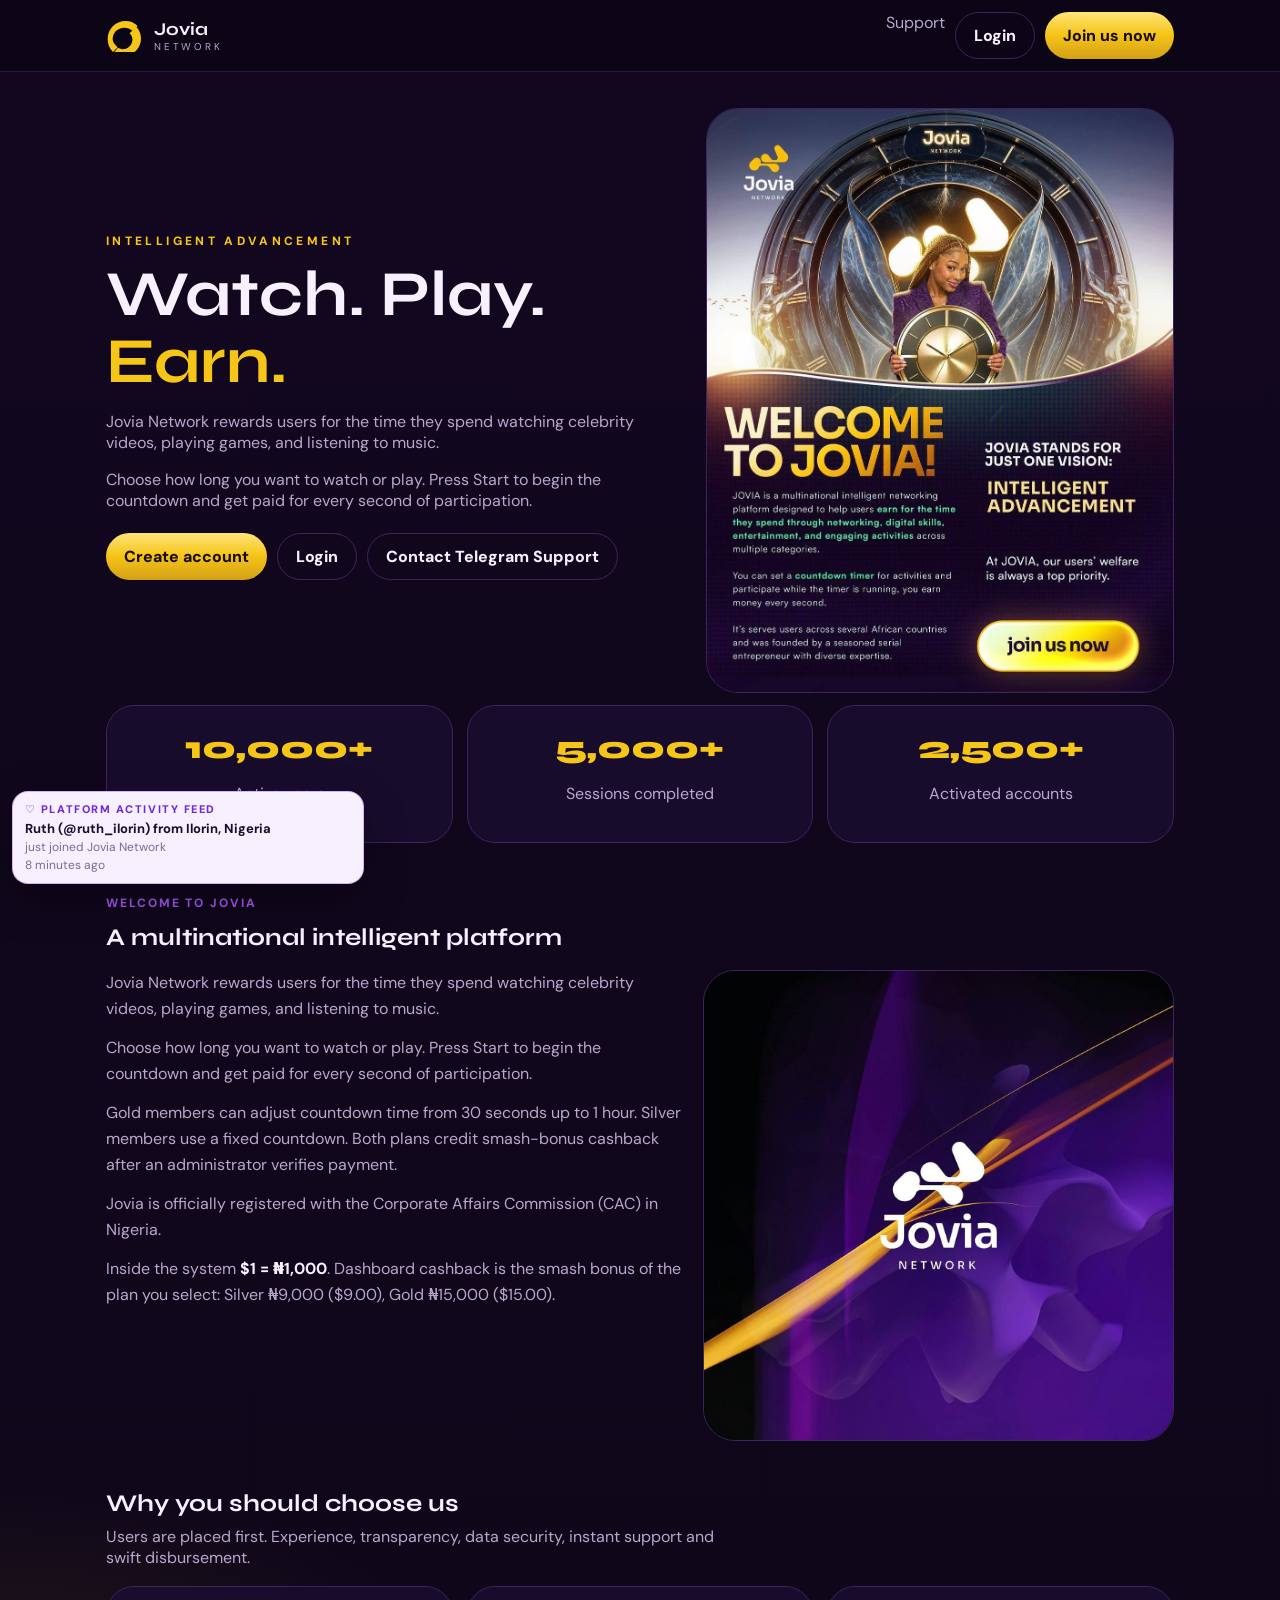
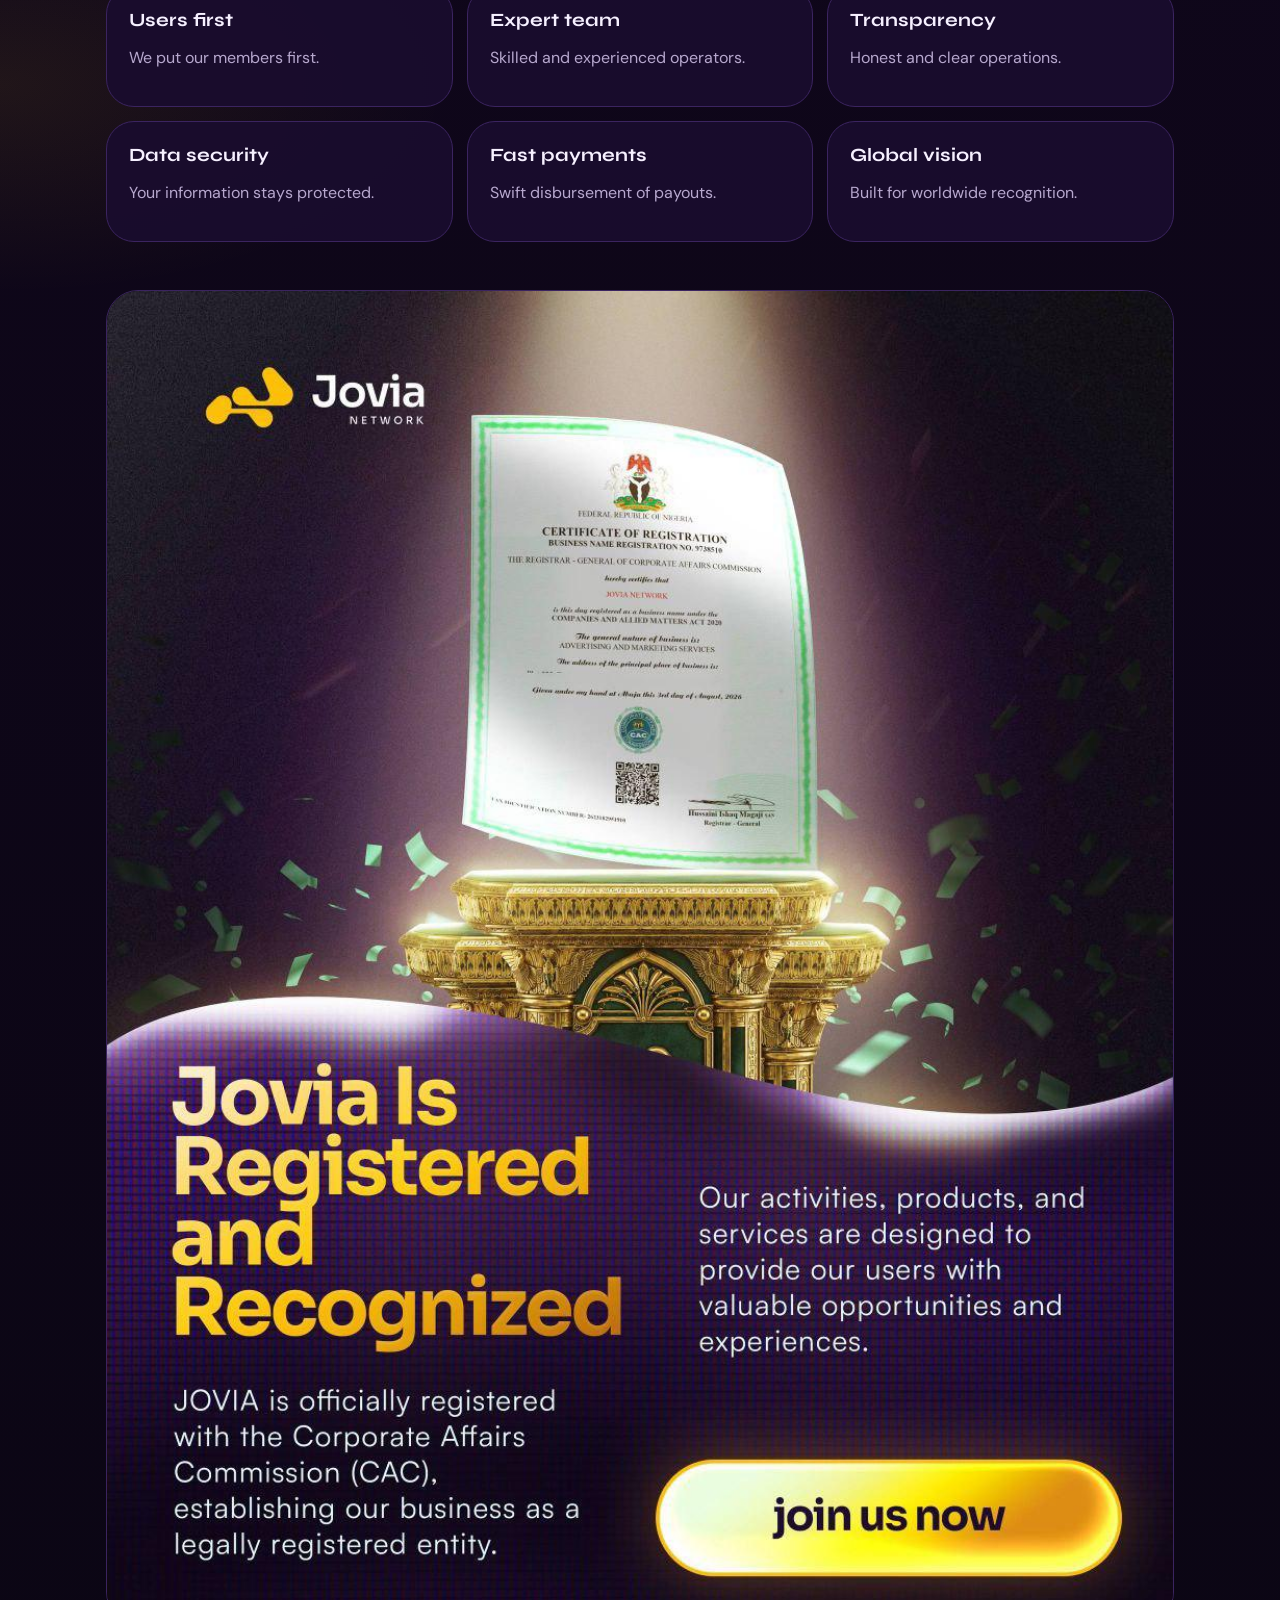
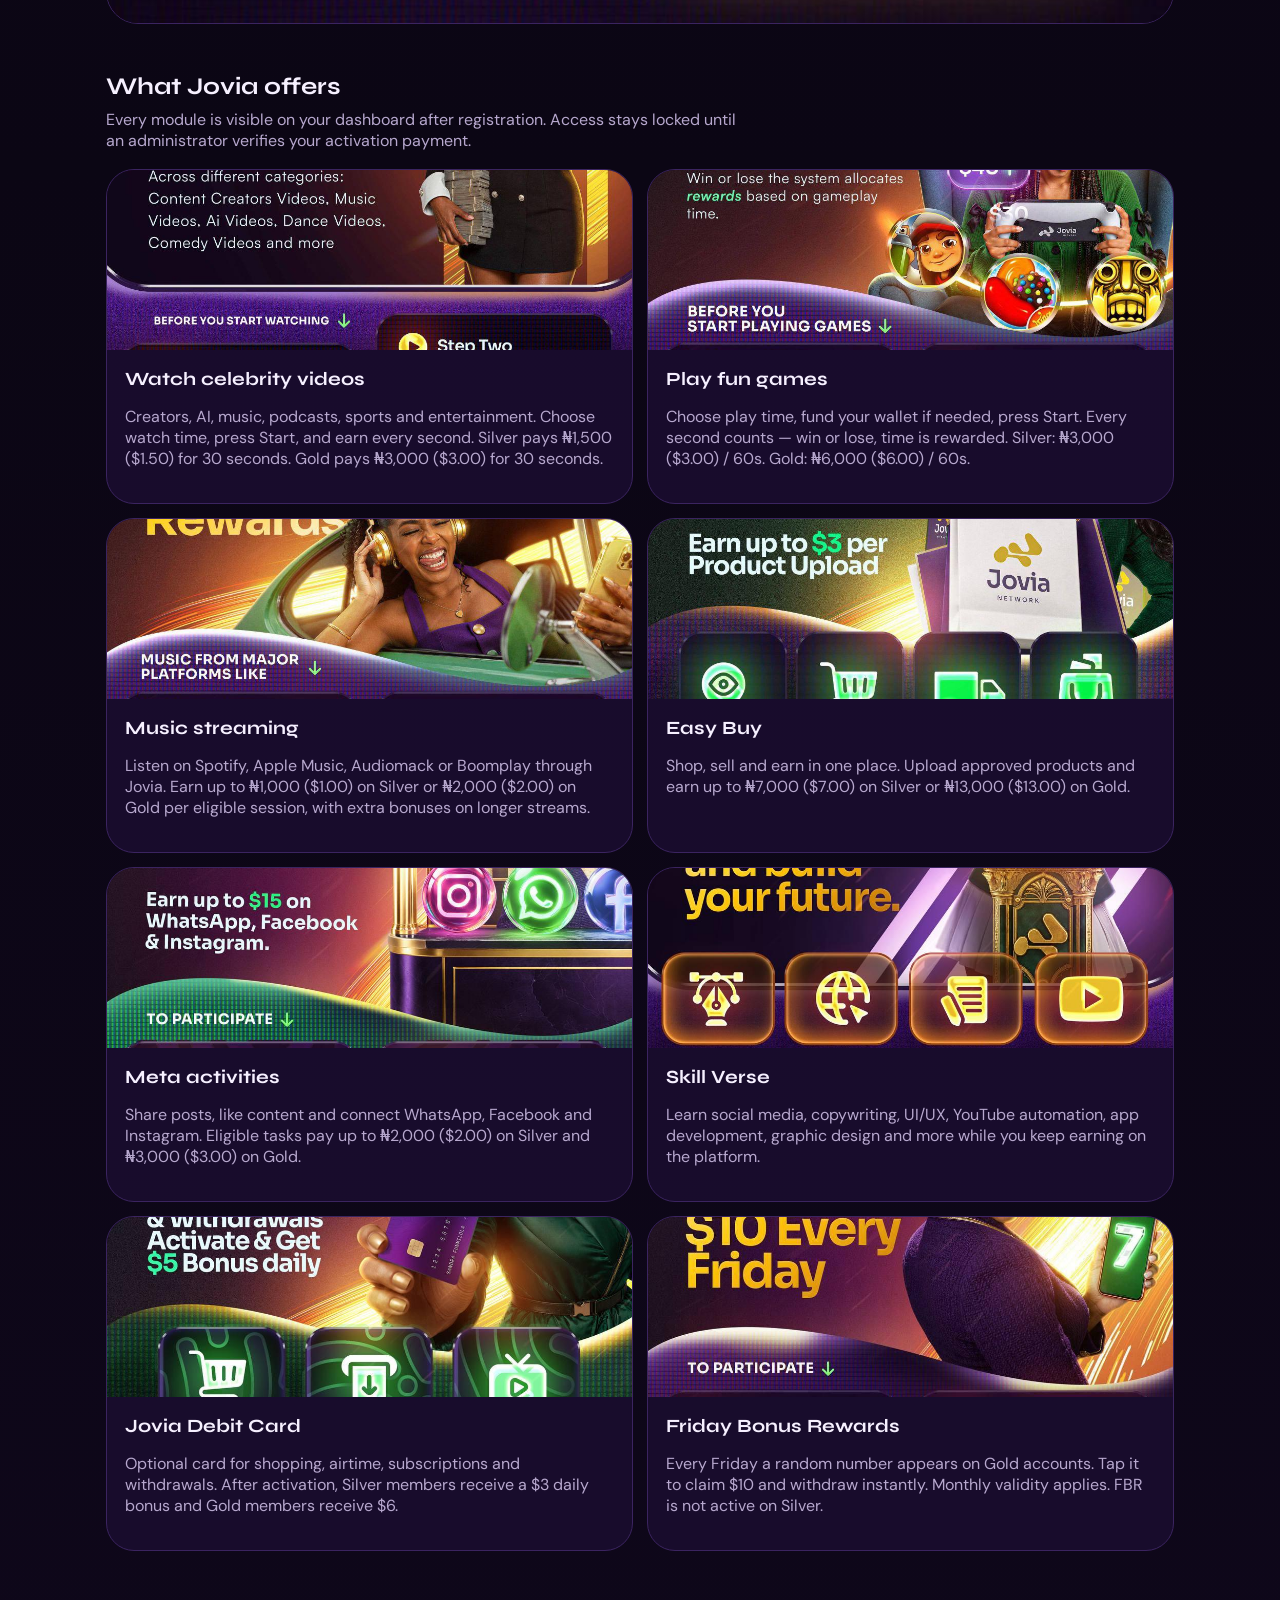
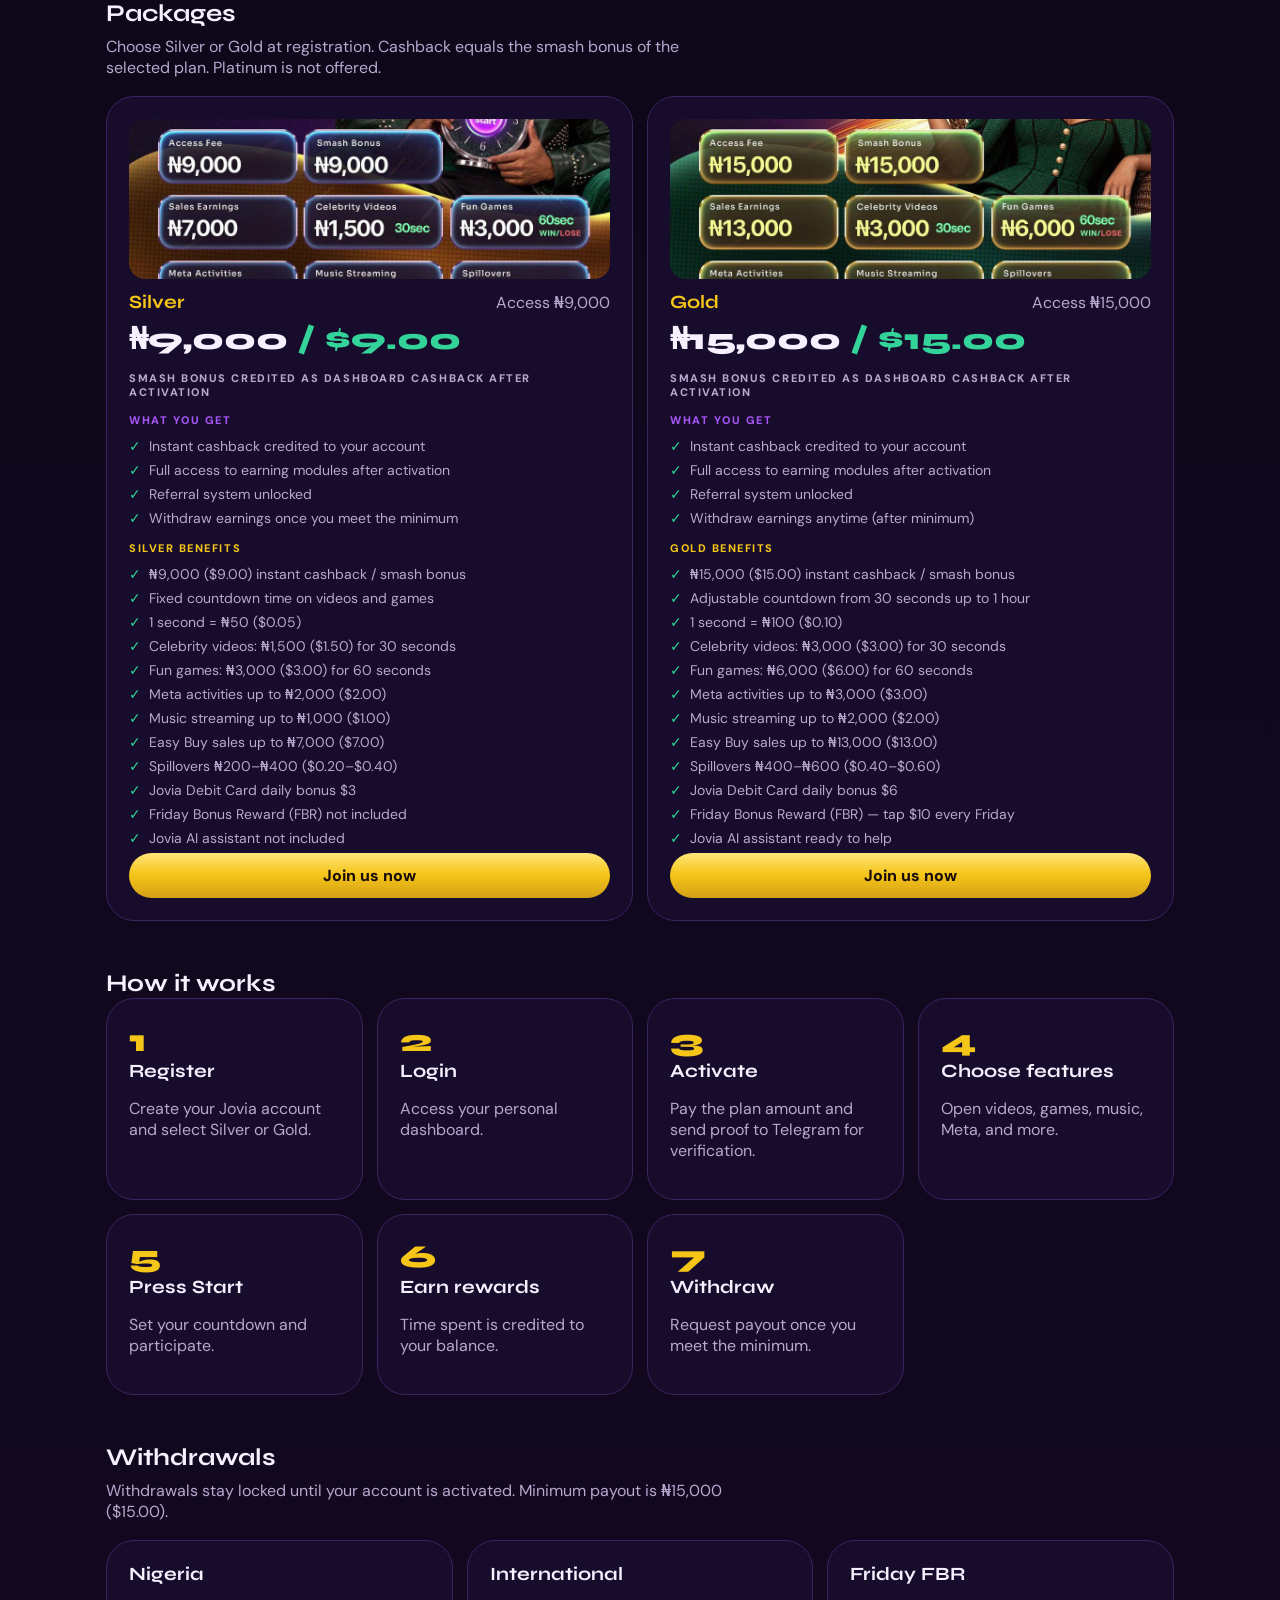
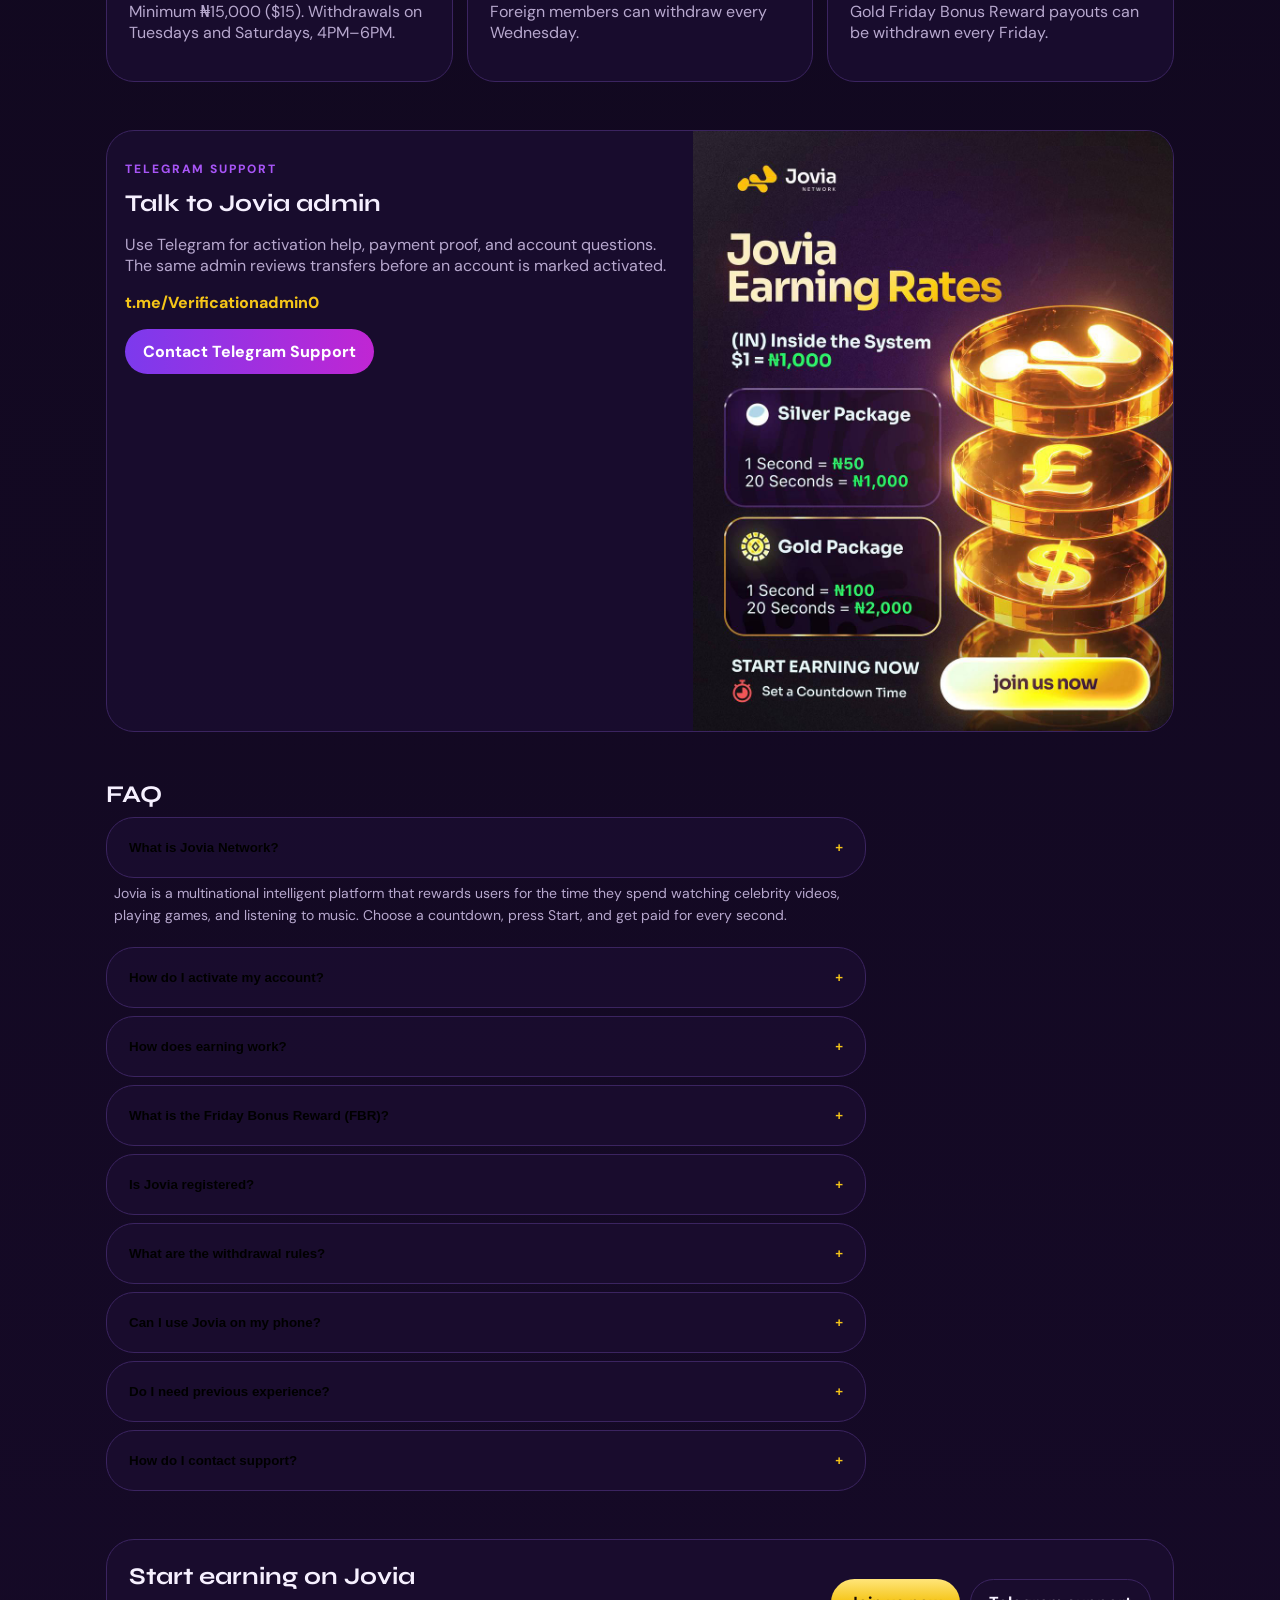
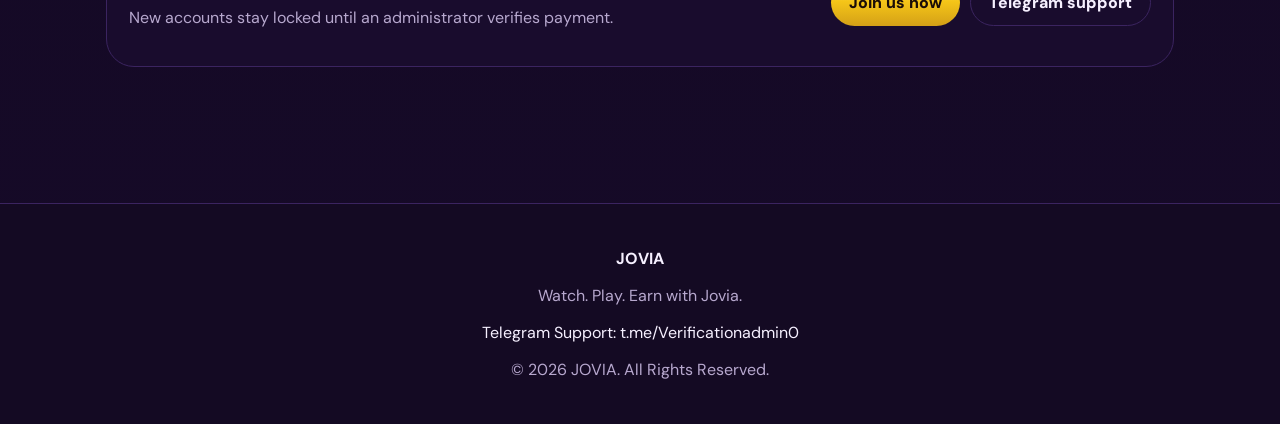
<file: index.html>
<!DOCTYPE html>
<html lang="en">
<head>
  <meta charset="UTF-8" />
  <meta name="viewport" content="width=device-width, initial-scale=1" />
  <title>Jovia Network</title>
  <link rel="stylesheet" href="style.css" />
</head>
<body>
  <header class="topbar">
    <div class="topbar-inner">
      <a class="logo" href="index.html">
        <svg viewBox="0 0 48 36" aria-hidden="true"><path d="M8 22c0-8 6-14 14-14 4 0 7 1.4 9.5 3.8L38 6c-3.6-3.7-8.6-6-14.5-6C11.3 0 2 9.4 2 22c0 6.2 2.4 11.4 6.3 15.2L14 31.4C10.4 28.5 8 25.5 8 22Zm20.2-7.4c2.2 2 3.5 4.6 3.5 7.6 0 6.4-5.1 11.6-11.4 11.6-2.2 0-4.2-.6-5.9-1.7L9.2 38C12.5 40.6 16.6 42 21 42c11.6 0 21-9.4 21-21 0-5.3-2-10.1-5.3-13.8l-8.5 7.4Z" fill="#F5C518"/></svg>
        <span><b>Jovia</b><small>Network</small></span>
      </a>
      <div class="cta" style="margin:0">
        <a class="hide-sm muted" href="#support">Support</a>
        <a class="ghost-btn hide-sm" href="login.html">Login</a>
        <a class="gold-btn" href="register.html">Join us now</a>
      </div>
    </div>
  </header>

  <main class="wrap">
    <section class="hero">
      <div>
        <p class="kicker">Intelligent advancement</p>
        <h1>Watch. Play. <span>Earn.</span></h1>
        <p class="muted">Jovia Network rewards users for the time they spend watching celebrity videos, playing games, and listening to music.</p>
        <p class="muted">Choose how long you want to watch or play. Press Start to begin the countdown and get paid for every second of participation.</p>
        <div class="cta">
          <a class="gold-btn" href="register.html">Create account</a>
          <a class="ghost-btn" href="login.html">Login</a>
          <a class="ghost-btn" href="https://t.me/Verificationadmin0" target="_blank" rel="noopener">Contact Telegram Support</a>
        </div>
      </div>
      <img src="images/1000032017.jpg" alt="Welcome to Jovia" />
    </section>

    <section class="stats">
      <div class="card" style="text-align:center"><div class="stat">10,000+</div><p class="muted">Active users</p></div>
      <div class="card" style="text-align:center"><div class="stat">5,000+</div><p class="muted">Sessions completed</p></div>
      <div class="card" style="text-align:center"><div class="stat">2,500+</div><p class="muted">Activated accounts</p></div>
    </section>

    <section class="sec">
      <p class="badge">Welcome to Jovia</p>
      <h2>A multinational intelligent platform</h2>
      <div class="split">
        <div class="copy">
          <p>Jovia Network rewards users for the time they spend watching celebrity videos, playing games, and listening to music.</p>
          <p>Choose how long you want to watch or play. Press Start to begin the countdown and get paid for every second of participation.</p>
          <p>Gold members can adjust countdown time from 30 seconds up to 1 hour. Silver members use a fixed countdown. Both plans credit smash-bonus cashback after an administrator verifies payment.</p>
          <p>Jovia is officially registered with the Corporate Affairs Commission (CAC) in Nigeria.</p>
          <p>Inside the system <strong>$1 = ₦1,000</strong>. Dashboard cashback is the smash bonus of the plan you select: Silver ₦9,000 ($9.00), Gold ₦15,000 ($15.00).</p>
        </div>
        <img class="shot" src="images/1000032016.jpg" alt="About Jovia Network" />
      </div>
    </section>

    <section class="sec">
      <h2>Why you should choose us</h2>
      <p class="muted lead">Users are placed first. Experience, transparency, data security, instant support and swift disbursement.</p>
      <div class="grid3">
        <div class="card"><h3>Users first</h3><p class="muted">We put our members first.</p></div>
        <div class="card"><h3>Expert team</h3><p class="muted">Skilled and experienced operators.</p></div>
        <div class="card"><h3>Transparency</h3><p class="muted">Honest and clear operations.</p></div>
        <div class="card"><h3>Data security</h3><p class="muted">Your information stays protected.</p></div>
        <div class="card"><h3>Fast payments</h3><p class="muted">Swift disbursement of payouts.</p></div>
        <div class="card"><h3>Global vision</h3><p class="muted">Built for worldwide recognition.</p></div>
      </div>
    </section>

    <section class="sec"><img class="shot" src="images/1000032018.jpg" alt="Jovia CAC registration" /></section>

    <section class="sec">
      <h2>What Jovia offers</h2>
      <p class="muted lead">Every module is visible on your dashboard after registration. Access stays locked until an administrator verifies your activation payment.</p>
      <div class="grid2">
        <article class="card feature"><img src="images/1000032020.jpg" alt=""><div class="pad"><h3>Watch celebrity videos</h3><p class="muted">Creators, AI, music, podcasts, sports and entertainment. Choose watch time, press Start, and earn every second. Silver pays ₦1,500 ($1.50) for 30 seconds. Gold pays ₦3,000 ($3.00) for 30 seconds.</p></div></article>
        <article class="card feature"><img src="images/1000032021.jpg" alt=""><div class="pad"><h3>Play fun games</h3><p class="muted">Choose play time, fund your wallet if needed, press Start. Every second counts — win or lose, time is rewarded. Silver: ₦3,000 ($3.00) / 60s. Gold: ₦6,000 ($6.00) / 60s.</p></div></article>
        <article class="card feature"><img src="images/1000032022.jpg" alt=""><div class="pad"><h3>Music streaming</h3><p class="muted">Listen on Spotify, Apple Music, Audiomack or Boomplay through Jovia. Earn up to ₦1,000 ($1.00) on Silver or ₦2,000 ($2.00) on Gold per eligible session, with extra bonuses on longer streams.</p></div></article>
        <article class="card feature"><img src="images/1000032023.jpg" alt=""><div class="pad"><h3>Easy Buy</h3><p class="muted">Shop, sell and earn in one place. Upload approved products and earn up to ₦7,000 ($7.00) on Silver or ₦13,000 ($13.00) on Gold.</p></div></article>
        <article class="card feature"><img src="images/1000034482.jpg" alt=""><div class="pad"><h3>Meta activities</h3><p class="muted">Share posts, like content and connect WhatsApp, Facebook and Instagram. Eligible tasks pay up to ₦2,000 ($2.00) on Silver and ₦3,000 ($3.00) on Gold.</p></div></article>
        <article class="card feature"><img src="images/1000034480.jpg" alt=""><div class="pad"><h3>Skill Verse</h3><p class="muted">Learn social media, copywriting, UI/UX, YouTube automation, app development, graphic design and more while you keep earning on the platform.</p></div></article>
        <article class="card feature"><img src="images/1000034481.jpg" alt=""><div class="pad"><h3>Jovia Debit Card</h3><p class="muted">Optional card for shopping, airtime, subscriptions and withdrawals. After activation, Silver members receive a $3 daily bonus and Gold members receive $6.</p></div></article>
        <article class="card feature"><img src="images/1000032019.jpg" alt=""><div class="pad"><h3>Friday Bonus Rewards</h3><p class="muted">Every Friday a random number appears on Gold accounts. Tap it to claim $10 and withdraw instantly. Monthly validity applies. FBR is not active on Silver.</p></div></article>
      </div>
    </section>

    <section class="sec">
      <h2>Packages</h2>
      <p class="muted lead">Choose Silver or Gold at registration. Cashback equals the smash bonus of the selected plan. Platinum is not offered.</p>
      <div class="grid2">
        <div class="card pkg">
          <img src="images/1000032047.jpg" alt="Silver plan">
          <div class="pkg-head"><h3>Silver</h3><span class="muted">Access ₦9,000</span></div>
          <p class="pkg-price">₦9,000 <span class="ok">/ $9.00</span></p>
          <p class="muted tiny">Smash bonus credited as dashboard cashback after activation</p>
          <p class="tiny violet">WHAT YOU GET</p>
          <ul class="checks">
            <li>Instant cashback credited to your account</li>
            <li>Full access to earning modules after activation</li>
            <li>Referral system unlocked</li>
            <li>Withdraw earnings once you meet the minimum</li>
          </ul>
          <p class="tiny gold">SILVER BENEFITS</p>
          <ul class="checks">
            <li>₦9,000 ($9.00) instant cashback / smash bonus</li>
            <li>Fixed countdown time on videos and games</li>
            <li>1 second = ₦50 ($0.05)</li>
            <li>Celebrity videos: ₦1,500 ($1.50) for 30 seconds</li>
            <li>Fun games: ₦3,000 ($3.00) for 60 seconds</li>
            <li>Meta activities up to ₦2,000 ($2.00)</li>
            <li>Music streaming up to ₦1,000 ($1.00)</li>
            <li>Easy Buy sales up to ₦7,000 ($7.00)</li>
            <li>Spillovers ₦200–₦400 ($0.20–$0.40)</li>
            <li>Jovia Debit Card daily bonus $3</li>
            <li>Friday Bonus Reward (FBR) not included</li>
            <li>Jovia AI assistant not included</li>
          </ul>
          <a class="gold-btn full" href="register.html">Join us now</a>
        </div>
        <div class="card pkg">
          <img src="images/1000032046.jpg" alt="Gold plan">
          <div class="pkg-head"><h3>Gold</h3><span class="muted">Access ₦15,000</span></div>
          <p class="pkg-price">₦15,000 <span class="ok">/ $15.00</span></p>
          <p class="muted tiny">Smash bonus credited as dashboard cashback after activation</p>
          <p class="tiny violet">WHAT YOU GET</p>
          <ul class="checks">
            <li>Instant cashback credited to your account</li>
            <li>Full access to earning modules after activation</li>
            <li>Referral system unlocked</li>
            <li>Withdraw earnings anytime (after minimum)</li>
          </ul>
          <p class="tiny gold">GOLD BENEFITS</p>
          <ul class="checks">
            <li>₦15,000 ($15.00) instant cashback / smash bonus</li>
            <li>Adjustable countdown from 30 seconds up to 1 hour</li>
            <li>1 second = ₦100 ($0.10)</li>
            <li>Celebrity videos: ₦3,000 ($3.00) for 30 seconds</li>
            <li>Fun games: ₦6,000 ($6.00) for 60 seconds</li>
            <li>Meta activities up to ₦3,000 ($3.00)</li>
            <li>Music streaming up to ₦2,000 ($2.00)</li>
            <li>Easy Buy sales up to ₦13,000 ($13.00)</li>
            <li>Spillovers ₦400–₦600 ($0.40–$0.60)</li>
            <li>Jovia Debit Card daily bonus $6</li>
            <li>Friday Bonus Reward (FBR) — tap $10 every Friday</li>
            <li>Jovia AI assistant ready to help</li>
          </ul>
          <a class="gold-btn full" href="register.html">Join us now</a>
        </div>
      </div>
    </section>

    <section class="sec">
      <h2>How it works</h2>
      <div class="grid4">
        <div class="card"><div class="stat">1</div><h3>Register</h3><p class="muted">Create your Jovia account and select Silver or Gold.</p></div>
        <div class="card"><div class="stat">2</div><h3>Login</h3><p class="muted">Access your personal dashboard.</p></div>
        <div class="card"><div class="stat">3</div><h3>Activate</h3><p class="muted">Pay the plan amount and send proof to Telegram for verification.</p></div>
        <div class="card"><div class="stat">4</div><h3>Choose features</h3><p class="muted">Open videos, games, music, Meta, and more.</p></div>
        <div class="card"><div class="stat">5</div><h3>Press Start</h3><p class="muted">Set your countdown and participate.</p></div>
        <div class="card"><div class="stat">6</div><h3>Earn rewards</h3><p class="muted">Time spent is credited to your balance.</p></div>
        <div class="card"><div class="stat">7</div><h3>Withdraw</h3><p class="muted">Request payout once you meet the minimum.</p></div>
      </div>
    </section>

    <section class="sec">
      <h2>Withdrawals</h2>
      <p class="muted lead">Withdrawals stay locked until your account is activated. Minimum payout is ₦15,000 ($15.00).</p>
      <div class="grid3">
        <div class="card"><h3>Nigeria</h3><p class="muted">Minimum ₦15,000 ($15). Withdrawals on Tuesdays and Saturdays, 4PM–6PM.</p></div>
        <div class="card"><h3>International</h3><p class="muted">Foreign members can withdraw every Wednesday.</p></div>
        <div class="card"><h3>Friday FBR</h3><p class="muted">Gold Friday Bonus Reward payouts can be withdrawn every Friday.</p></div>
      </div>
    </section>

    <section class="sec" id="support">
      <div class="card feature support">
        <div class="pad">
          <p class="badge">Telegram support</p>
          <h2>Talk to Jovia admin</h2>
          <p class="muted">Use Telegram for activation help, payment proof, and account questions. The same admin reviews transfers before an account is marked activated.</p>
          <p class="gold-text">t.me/Verificationadmin0</p>
          <a class="violet-btn" href="https://t.me/Verificationadmin0" target="_blank" rel="noopener">Contact Telegram Support</a>
        </div>
        <img src="images/1000032024.jpg" alt="Jovia support">
      </div>
    </section>

    <section class="sec faq-sec">
      <h2>FAQ</h2>
      <button class="card faq" type="button" onclick="this.nextElementSibling.classList.toggle('hidden')">What is Jovia Network? <span>+</span></button>
      <p class="faq-a">Jovia is a multinational intelligent platform that rewards users for the time they spend watching celebrity videos, playing games, and listening to music. Choose a countdown, press Start, and get paid for every second.</p>
      <button class="card faq" type="button" onclick="this.nextElementSibling.classList.toggle('hidden')">How do I activate my account? <span>+</span></button>
      <p class="faq-a hidden">Register and choose Silver or Gold. Open Activation, transfer the plan amount to one of the displayed payment accounts, tap I Have Made Payment, then send your proof to Telegram support. Your account stays pending until an administrator verifies the payment.</p>
      <button class="card faq" type="button" onclick="this.nextElementSibling.classList.toggle('hidden')">How does earning work? <span>+</span></button>
      <p class="faq-a hidden">Choose how long you want to watch or play, press Start to begin the countdown, and get paid for the time spent. Gold members can adjust countdown time from 30 seconds up to 1 hour.</p>
      <button class="card faq" type="button" onclick="this.nextElementSibling.classList.toggle('hidden')">What is the Friday Bonus Reward (FBR)? <span>+</span></button>
      <p class="faq-a hidden">Every Friday a random number appears on Gold accounts. Tap it to claim a $10 reward and withdraw instantly. Monthly validity applies. FBR is not active on Silver.</p>
      <button class="card faq" type="button" onclick="this.nextElementSibling.classList.toggle('hidden')">Is Jovia registered? <span>+</span></button>
      <p class="faq-a hidden">Yes. Jovia Network is officially registered with the Corporate Affairs Commission (CAC) in Nigeria.</p>
      <button class="card faq" type="button" onclick="this.nextElementSibling.classList.toggle('hidden')">What are the withdrawal rules? <span>+</span></button>
      <p class="faq-a hidden">Nigerians: minimum ₦15,000 on Tuesdays and Saturdays, 4PM–6PM. Foreign members: every Wednesday. FBR withdrawals: every Friday.</p>
      <button class="card faq" type="button" onclick="this.nextElementSibling.classList.toggle('hidden')">Can I use Jovia on my phone? <span>+</span></button>
      <p class="faq-a hidden">Yes. The platform is mobile-first and designed to feel like an app on Android and iPhone.</p>
      <button class="card faq" type="button" onclick="this.nextElementSibling.classList.toggle('hidden')">Do I need previous experience? <span>+</span></button>
      <p class="faq-a hidden">No. Set a countdown, press Start, and participate. Skill Verse is available if you want to learn high-income digital skills while you earn.</p>
      <button class="card faq" type="button" onclick="this.nextElementSibling.classList.toggle('hidden')">How do I contact support? <span>+</span></button>
      <p class="faq-a hidden">Use Telegram support at t.me/Verificationadmin0 for activation help, payment proof, and account questions.</p>
    </section>

    <section class="sec">
      <div class="card cta-bar">
        <div>
          <h2>Start earning on Jovia</h2>
          <p class="muted">New accounts stay locked until an administrator verifies payment.</p>
        </div>
        <div class="cta" style="margin:0">
          <a class="gold-btn" href="register.html">Join us now</a>
          <a class="ghost-btn" href="https://t.me/Verificationadmin0" target="_blank" rel="noopener">Telegram support</a>
        </div>
      </div>
    </section>
  </main>

  <footer>
    <p><strong>JOVIA</strong></p>
    <p class="muted">Watch. Play. Earn with Jovia.</p>
    <p>Telegram Support: <a href="https://t.me/Verificationadmin0">t.me/Verificationadmin0</a></p>
    <p class="muted">© 2026 JOVIA. All Rights Reserved.</p>
  </footer>
  <div id="toast" class="toast home hidden"></div>
  <script src="script.js"></script>
  <script>startFeed("home");</script>
</body>
</html>
</file>
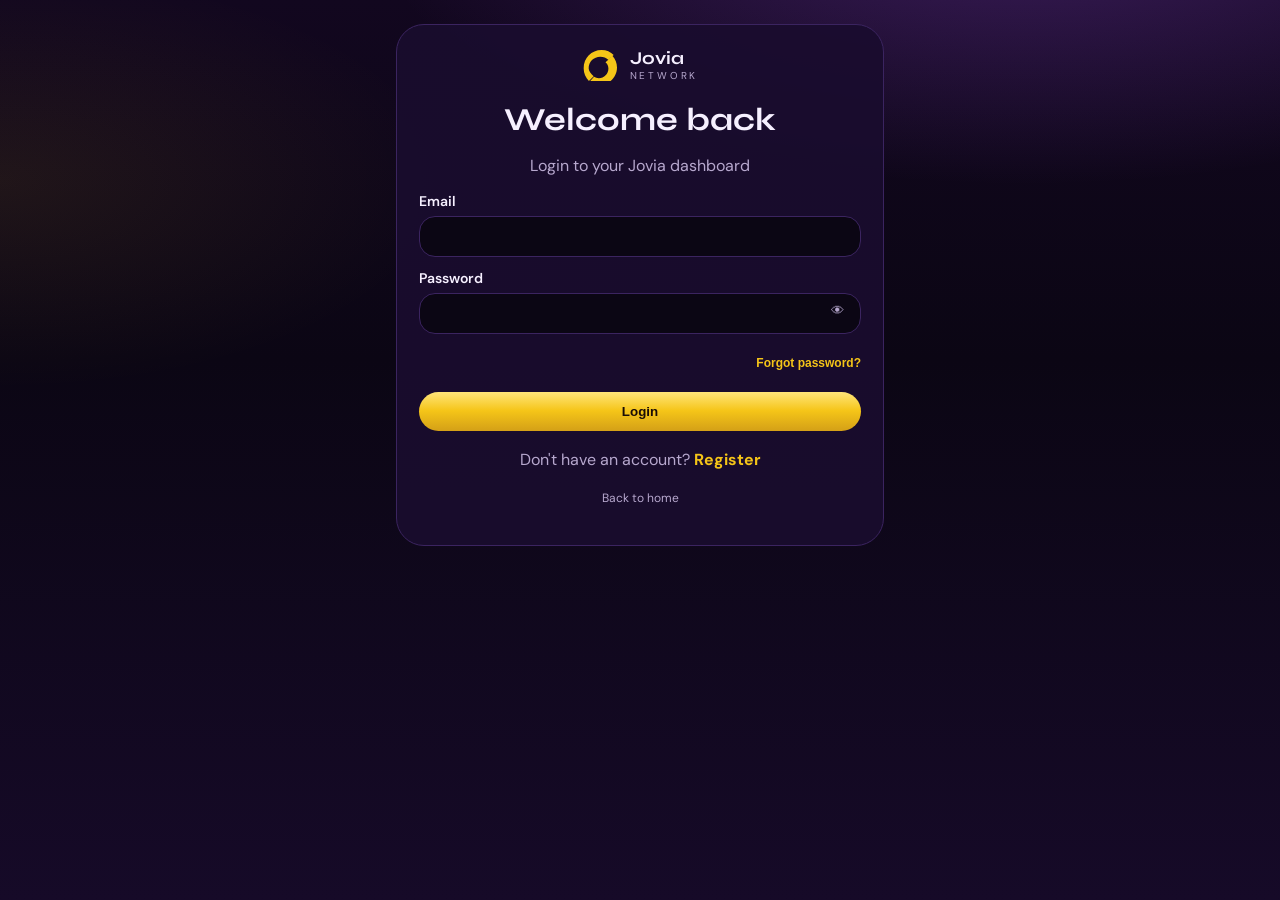
<file: activation.html>
<!DOCTYPE html>
<html lang="en">
<head>
  <meta charset="UTF-8" />
  <meta name="viewport" content="width=device-width, initial-scale=1" />
  <title>Activation · Jovia</title>
  <link rel="stylesheet" href="style.css" />
</head>
<body>
  <div class="narrow">
    <div class="row">
      <a class="logo" href="dashboard.html">
        <svg viewBox="0 0 48 36" aria-hidden="true"><path d="M8 22c0-8 6-14 14-14 4 0 7 1.4 9.5 3.8L38 6c-3.6-3.7-8.6-6-14.5-6C11.3 0 2 9.4 2 22c0 6.2 2.4 11.4 6.3 15.2L14 31.4C10.4 28.5 8 25.5 8 22Zm20.2-7.4c2.2 2 3.5 4.6 3.5 7.6 0 6.4-5.1 11.6-11.4 11.6-2.2 0-4.2-.6-5.9-1.7L9.2 38C12.5 40.6 16.6 42 21 42c11.6 0 21-9.4 21-21 0-5.3-2-10.1-5.3-13.8l-8.5 7.4Z" fill="#F5C518"/></svg>
        <span><b>Jovia</b><small>Network</small></span>
      </a>
      <a class="muted" href="dashboard.html">Back</a>
    </div>

    <div id="active-box" class="card hidden" style="text-align:center">
      <h1 class="ok">Account activated</h1>
      <p class="muted">Your plan is live. Cashback is on your dashboard.</p>
      <a class="gold-btn" href="dashboard.html">Go to dashboard</a>
    </div>

    <div id="plan-box" class="card" style="text-align:center">
      <p class="badge">♡ Jovia activation</p>
      <h1 style="color:var(--violet)">Activate Your Account</h1>
      <p class="badge" data-plan-name>PLAN</p>
      <p id="pending-note" class="hidden muted">A previous payment proof is still pending administrator review. You can repeat the steps below. This does not activate your account.</p>
      <p class="muted">Unlock full access to your Jovia dashboard, earning modules, and withdrawal system after administrator verification.</p>
      <div id="act-details" style="text-align:left;margin-top:16px"></div>
      <p class="amount" data-plan-amount>₦0</p>
      <p class="muted">Amount to pay · <span data-plan-both></span></p>
      <button class="violet-btn" type="button" onclick="goPay()">Activate Now →</button>
      <a class="ghost-btn" href="dashboard.html" style="margin-top:10px">Maybe Later</a>
    </div>

    <div id="pay-box" class="card hidden" style="text-align:center">
      <h1>SECURE PAYMENT</h1>
      <p class="muted">Complete your activation payment</p>
      <p>Plan: <strong data-plan-name></strong></p>
      <p class="amount" data-plan-amount>₦0</p>
      <p class="muted">Amount to pay · <span data-plan-both></span></p>
      <p class="muted">Payment time remaining</p>
      <p class="timer" id="timer">05:00</p>
      <p class="muted">Transfer the exact plan amount to either account below. Use your payment reference as narration.</p>
      <p id="pay-ref" class="ok"></p>
      <div id="accounts"></div>
      <p id="copied" class="ok hidden"></p>
      <p id="error" class="err"></p>
      <button class="violet-btn" type="button" onclick="madePayment()">I HAVE MADE PAYMENT</button>
      <p class="muted">This does not activate your account. After the countdown, send proof on Telegram for administrator review.</p>
    </div>
  </div>

  <div id="overlay" class="hidden" style="position:fixed;inset:0;background:rgb(11 6 20 / .8);display:grid;place-items:center;padding:16px;z-index:50">
    <div class="card" style="max-width:360px;text-align:center">
      <div id="count-box">
        <h2>Please wait</h2>
        <p class="muted">Preparing your payment proof channel…</p>
        <p class="timer" id="count">10</p>
      </div>
      <div id="proof-box" class="hidden">
        <p class="muted" id="proof-plan"></p>
        <button class="violet-btn" type="button" onclick="telegramProof()">Send Payment Proof</button>
        <p class="muted">Status: PENDING VERIFICATION. Your account stays locked until an administrator verifies payment.</p>
        <button class="ghost-btn" type="button" style="margin-top:10px" onclick="document.getElementById('overlay').classList.add('hidden')">Back to payment details</button>
      </div>
    </div>
  </div>
  <script src="script.js"></script>
  <script>renderActivation();</script>
</body>
</html>
</file>
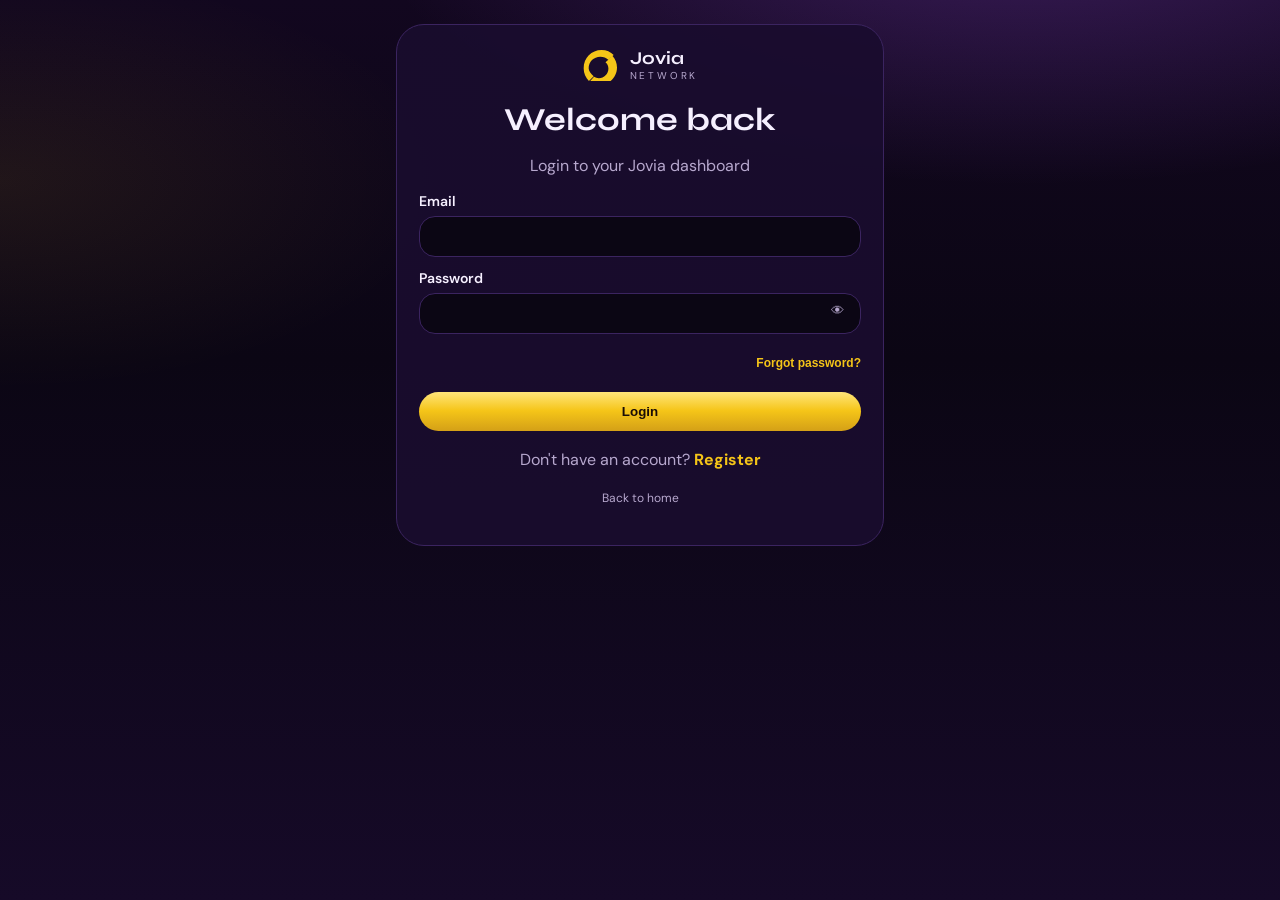
<file: dashboard.html>
<!DOCTYPE html>
<html lang="en">
<head>
  <meta charset="UTF-8" />
  <meta name="viewport" content="width=device-width, initial-scale=1" />
  <title>Dashboard · Jovia</title>
  <link rel="stylesheet" href="style.css" />
</head>
<body class="dash-body">
  <header class="dash-top">
    <a class="logo" href="dashboard.html">
      <svg viewBox="0 0 48 36" aria-hidden="true"><path d="M8 22c0-8 6-14 14-14 4 0 7 1.4 9.5 3.8L38 6c-3.6-3.7-8.6-6-14.5-6C11.3 0 2 9.4 2 22c0 6.2 2.4 11.4 6.3 15.2L14 31.4C10.4 28.5 8 25.5 8 22Zm20.2-7.4c2.2 2 3.5 4.6 3.5 7.6 0 6.4-5.1 11.6-11.4 11.6-2.2 0-4.2-.6-5.9-1.7L9.2 38C12.5 40.6 16.6 42 21 42c11.6 0 21-9.4 21-21 0-5.3-2-10.1-5.3-13.8l-8.5 7.4Z" fill="#F5C518"/></svg>
      <span><b>Jovia</b><small>Network</small></span>
    </a>
    <button class="avatar" type="button" onclick="signOut()" title="Sign out" id="avatar">U</button>
  </header>

  <main class="dash-main">
    <section id="tab-home">
      <p class="welcome">Welcome back</p>
      <h1 class="dash-name" id="name">Member</h1>

      <div class="status-card" id="status-card">
        <p class="status-line lock" id="status"><span class="ico-lock"></span> NOT ACTIVATED</p>
        <p class="status-meta">Selected plan: <span class="gold-text" id="plan">—</span></p>
        <p class="status-meta">Cash back: <span class="ok" id="cashback">—</span> <span id="cashback-note">after activation</span></p>
        <p class="status-help" id="status-help">Features below are visible but locked until an administrator verifies your payment.</p>
        <a class="gold-btn dash-btn" id="activate-btn" href="activation.html">Activate now</a>
      </div>

      <div class="bal">
        <p class="bal-label">Available balance</p>
        <p class="bal-amount" id="balance">₦0</p>
        <button class="usd-toggle" type="button" id="usd-toggle" onclick="toggleUsd()">Show in dollar ($)</button>
        <div class="bal-actions">
          <a class="gold-btn" href="activation.html">Activate</a>
          <button class="ghost-btn" type="button" onclick="showTab('wallet')">Withdraw</button>
        </div>
      </div>

      <div class="feat-card" id="feat-card"></div>

      <h2 class="dash-h2">Earn modules</h2>
      <div class="modules" id="modules"></div>

      <h2 class="dash-h2">Jovia videos</h2>
      <div class="vcard">
        <div class="vrel">
          <video src="videos/celebrity.mp4" muted playsinline preload="metadata"></video>
          <button class="vlock" type="button" onclick="lockNote()">Locked</button>
        </div>
        <div class="vmeta"><span>Training Video</span><span class="vmeta-lock">Locked</span></div>
      </div>
      <div class="vcard">
        <div class="vrel">
          <video src="videos/games.mp4" muted playsinline preload="metadata"></video>
          <button class="vlock" type="button" onclick="lockNote()">Locked</button>
        </div>
        <div class="vmeta"><span>How It Works</span><span class="vmeta-lock">Locked</span></div>
      </div>
      <div class="vcard">
        <div class="vrel">
          <video src="videos/celebrity.mp4" muted playsinline preload="metadata"></video>
          <button class="vlock" type="button" onclick="lockNote()">Locked</button>
        </div>
        <div class="vmeta"><span>Getting Started</span><span class="vmeta-lock">Locked</span></div>
      </div>

      <div class="ref-card" id="ref-wrap">
        <p class="bal-label">Your referral link</p>
        <p class="ref-link" id="ref"></p>
        <button class="copy-ref" type="button" onclick="copyRef()">Copy referral link</button>
      </div>
    </section>

    <section id="tab-earn" class="hidden">
      <h1 class="dash-name">Earn</h1>
      <p class="muted" id="earn-help">Activate a plan to unlock earning modules.</p>
      <p id="earn-cash"></p>
      <div id="earn-list"></div>
    </section>

    <section id="tab-wallet" class="hidden">
      <h1 class="dash-name">Wallet</h1>
      <div class="wallet-bal">
        <p class="bal-label">Available balance</p>
        <p class="bal-amount" id="balance2">₦0</p>
        <p class="muted" style="font-size:12px">Minimum withdrawal ₦15,000</p>
      </div>
      <div class="lock-box">Withdrawal locked. Activation is required before a withdrawal request can be processed.</div>
    </section>

    <section id="tab-history" class="hidden">
      <h1 class="dash-name">History</h1>
      <p class="muted" id="history">No transactions yet.</p>
    </section>

    <section id="tab-profile" class="hidden">
      <h1 class="dash-name">Profile</h1>
      <div class="prof-card" id="profile-rows"></div>
      <a class="violet-btn full" href="https://t.me/Verificationadmin0" target="_blank" rel="noopener">Contact Telegram support</a>
      <p style="text-align:center;margin-top:14px"><a class="muted" href="index.html">Back to website</a></p>
    </section>
  </main>

  <div id="lock-modal" class="lock-modal hidden">
    <div class="lock-modal-card">
      <p>Account activation required to access this feature.</p>
      <a class="gold-btn full" href="activation.html">Activate account</a>
      <button class="ghost-btn full" type="button" onclick="document.getElementById('lock-modal').classList.add('hidden')">Close</button>
    </div>
  </div>

  <nav class="dash-nav">
    <button class="active" type="button" onclick="showTab('home')"><svg viewBox="0 0 24 24"><path d="M3 10.5 12 3l9 7.5V20a1 1 0 0 1-1 1h-5v-6H9v6H4a1 1 0 0 1-1-1z"/></svg>Home</button>
    <button type="button" onclick="showTab('earn')"><svg viewBox="0 0 24 24"><path d="M13 2 4 14h7l-1 8 10-14h-7z"/></svg>Earn</button>
    <button type="button" onclick="showTab('wallet')"><svg viewBox="0 0 24 24"><rect x="2" y="6" width="20" height="14" rx="2"/><path d="M2 10h20"/><circle cx="17" cy="15" r="1.4"/></svg>Wallet</button>
    <button type="button" onclick="showTab('history')"><svg viewBox="0 0 24 24"><circle cx="12" cy="12" r="9"/><path d="M12 7v5l3 2"/></svg>History</button>
    <button type="button" onclick="showTab('profile')"><svg viewBox="0 0 24 24"><circle cx="12" cy="8" r="3.2"/><path d="M5 19c1.4-3 4-4.5 7-4.5S17.6 16 19 19"/></svg>Profile</button>
  </nav>

  <div id="toast" class="toast dash hidden"></div>
  <script src="script.js"></script>
  <script>renderDashboard(); startFeed("dash");</script>
</body>
</html>
</file>
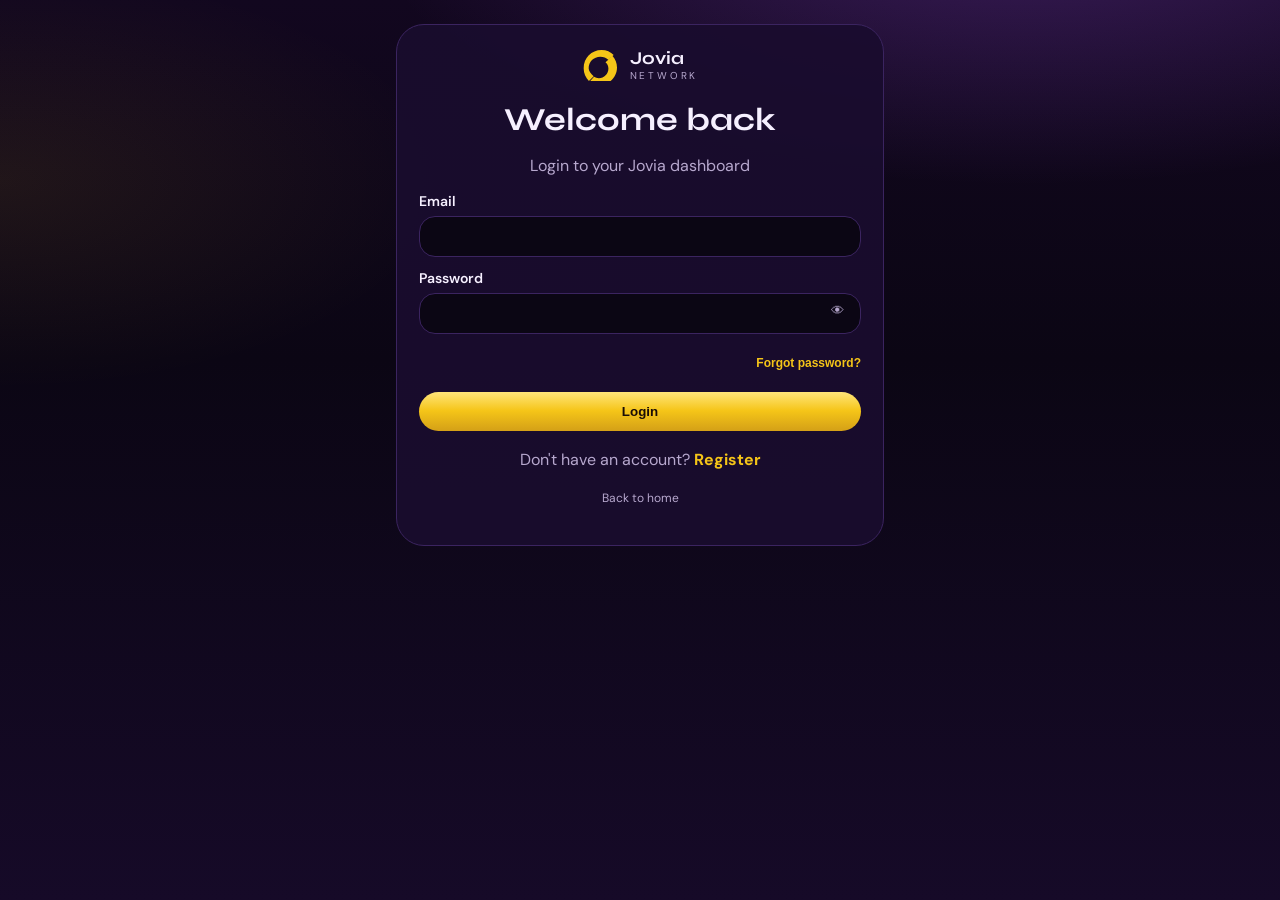
<file: login.html>
<!DOCTYPE html>
<html lang="en">
<head>
  <meta charset="UTF-8" />
  <meta name="viewport" content="width=device-width, initial-scale=1" />
  <title>Login · Jovia</title>
  <link rel="stylesheet" href="style.css" />
</head>
<body>
  <div class="narrow">
    <div class="card">
      <a class="logo" href="index.html" style="justify-content:center">
        <svg viewBox="0 0 48 36" aria-hidden="true"><path d="M8 22c0-8 6-14 14-14 4 0 7 1.4 9.5 3.8L38 6c-3.6-3.7-8.6-6-14.5-6C11.3 0 2 9.4 2 22c0 6.2 2.4 11.4 6.3 15.2L14 31.4C10.4 28.5 8 25.5 8 22Zm20.2-7.4c2.2 2 3.5 4.6 3.5 7.6 0 6.4-5.1 11.6-11.4 11.6-2.2 0-4.2-.6-5.9-1.7L9.2 38C12.5 40.6 16.6 42 21 42c11.6 0 21-9.4 21-21 0-5.3-2-10.1-5.3-13.8l-8.5 7.4Z" fill="#F5C518"/></svg>
        <span><b>Jovia</b><small>Network</small></span>
      </a>
      <div id="login-box">
        <h1 style="text-align:center;margin-top:18px">Welcome back</h1>
        <p class="muted" style="text-align:center">Login to your Jovia dashboard</p>
        <form onsubmit="loginForm(event)">
          <label>Email <input name="email" type="email" required /></label>
          <label>Password
            <span class="pw-wrap"><input id="pw" name="password" type="password" required /><button class="eye" type="button" onclick="togglePass('pw')" aria-label="Show password">👁</button></span>
          </label>
          <p style="text-align:right"><button class="usd-toggle" type="button" onclick="document.getElementById('login-box').classList.add('hidden'); document.getElementById('reset-box').classList.remove('hidden')">Forgot password?</button></p>
          <p id="error" class="err"></p>
          <p id="ok" class="ok"></p>
          <button class="gold-btn full" type="submit">Login</button>
        </form>
        <p class="muted" style="text-align:center;margin-top:18px">Don't have an account? <a href="register.html" style="color:var(--primary);font-weight:700">Register</a></p>
        <p style="text-align:center"><a class="muted" href="index.html" style="font-size:12px">Back to home</a></p>
      </div>
      <div id="reset-box" class="hidden">
        <h1 style="text-align:center;margin-top:18px">Reset password</h1>
        <p class="muted" style="text-align:center">Enter the email and username from your Jovia registration, then choose a new password.</p>
        <form onsubmit="resetForm(event)">
          <label>Email <input name="email" type="email" required /></label>
          <label>Username <input name="username" required /></label>
          <label>New password <input name="newPassword" type="password" required minlength="8" /></label>
          <label>Confirm new password <input name="confirm" type="password" required minlength="8" /></label>
          <p id="error" class="err"></p>
          <button class="gold-btn full" type="submit">Update password</button>
        </form>
        <p style="text-align:center;margin-top:14px"><a href="login.html">Back to login</a></p>
      </div>
    </div>
  </div>
  <script src="script.js"></script>
</body>
</html>
</file>
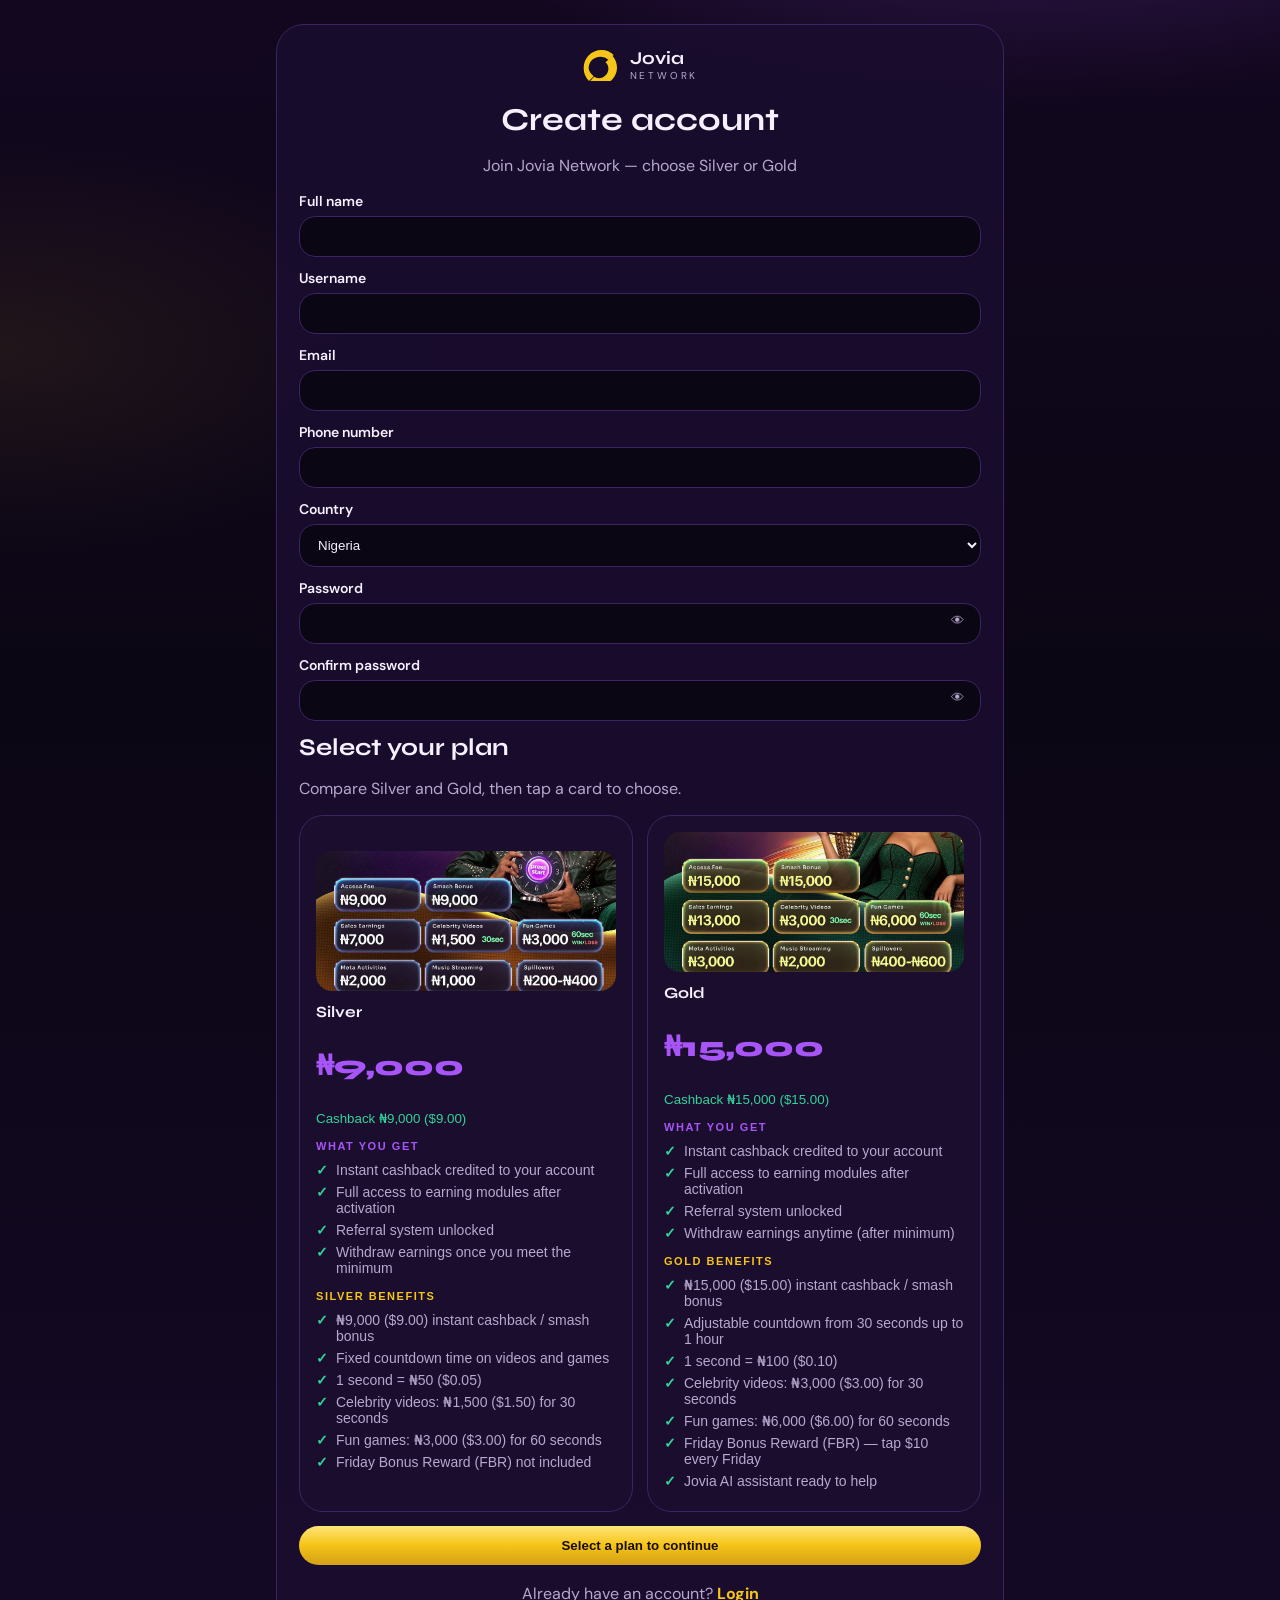
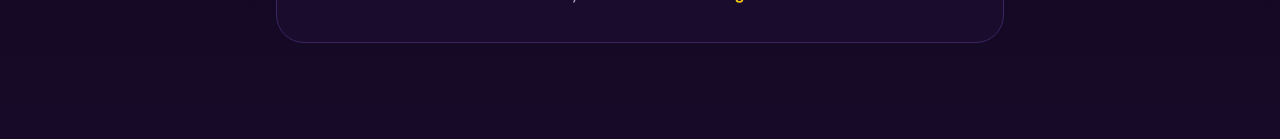
<file: register.html>
<!DOCTYPE html>
<html lang="en">
<head>
  <meta charset="UTF-8" />
  <meta name="viewport" content="width=device-width, initial-scale=1" />
  <title>Create account · Jovia</title>
  <link rel="stylesheet" href="style.css" />
</head>
<body>
  <div class="narrow" style="max-width:760px">
    <div class="card">
      <a class="logo" href="index.html" style="justify-content:center">
        <svg viewBox="0 0 48 36" aria-hidden="true"><path d="M8 22c0-8 6-14 14-14 4 0 7 1.4 9.5 3.8L38 6c-3.6-3.7-8.6-6-14.5-6C11.3 0 2 9.4 2 22c0 6.2 2.4 11.4 6.3 15.2L14 31.4C10.4 28.5 8 25.5 8 22Zm20.2-7.4c2.2 2 3.5 4.6 3.5 7.6 0 6.4-5.1 11.6-11.4 11.6-2.2 0-4.2-.6-5.9-1.7L9.2 38C12.5 40.6 16.6 42 21 42c11.6 0 21-9.4 21-21 0-5.3-2-10.1-5.3-13.8l-8.5 7.4Z" fill="#F5C518"/></svg>
        <span><b>Jovia</b><small>Network</small></span>
      </a>
      <h1 style="text-align:center;margin-top:18px">Create account</h1>
      <p class="muted" style="text-align:center">Join Jovia Network — choose Silver or Gold</p>
      <form onsubmit="registerForm(event)">
        <label>Full name <input name="fullName" required /></label>
        <label>Username <input name="username" required /></label>
        <label>Email <input name="email" type="email" required /></label>
        <label>Phone number <input name="phone" type="tel" required /></label>
        <label>Country
          <select name="country">
            <option>Nigeria</option><option>Ghana</option><option>Kenya</option>
            <option>South Africa</option><option>United Kingdom</option>
            <option>United States</option><option>Canada</option><option>Other</option>
          </select>
        </label>
        <label>Password
          <span class="pw-wrap"><input id="pw" name="password" type="password" required minlength="8" /><button class="eye" type="button" onclick="togglePass('pw')" aria-label="Show password">👁</button></span>
        </label>
        <label>Confirm password
          <span class="pw-wrap"><input id="pw2" name="confirm" type="password" required minlength="8" /><button class="eye" type="button" onclick="togglePass('pw2')" aria-label="Show password">👁</button></span>
        </label>
        <h2>Select your plan</h2>
        <p class="muted">Compare Silver and Gold, then tap a card to choose.</p>
        <div class="grid2">
          <button type="button" class="plan" id="p-silver" onclick="pickPlan('silver')">
            <img src="images/1000032047.jpg" alt="Silver">
            <h3>Silver</h3>
            <p class="amount" style="font-size:28px">₦9,000</p>
            <p class="ok">Cashback ₦9,000 ($9.00)</p>
            <p class="tiny violet">WHAT YOU GET</p>
            <ul class="checks">
              <li>Instant cashback credited to your account</li>
              <li>Full access to earning modules after activation</li>
              <li>Referral system unlocked</li>
              <li>Withdraw earnings once you meet the minimum</li>
            </ul>
            <p class="tiny gold">SILVER BENEFITS</p>
            <ul class="checks">
              <li>₦9,000 ($9.00) instant cashback / smash bonus</li>
              <li>Fixed countdown time on videos and games</li>
              <li>1 second = ₦50 ($0.05)</li>
              <li>Celebrity videos: ₦1,500 ($1.50) for 30 seconds</li>
              <li>Fun games: ₦3,000 ($3.00) for 60 seconds</li>
              <li>Friday Bonus Reward (FBR) not included</li>
            </ul>
          </button>
          <button type="button" class="plan" id="p-gold" onclick="pickPlan('gold')">
            <img src="images/1000032046.jpg" alt="Gold">
            <h3>Gold</h3>
            <p class="amount" style="font-size:28px">₦15,000</p>
            <p class="ok">Cashback ₦15,000 ($15.00)</p>
            <p class="tiny violet">WHAT YOU GET</p>
            <ul class="checks">
              <li>Instant cashback credited to your account</li>
              <li>Full access to earning modules after activation</li>
              <li>Referral system unlocked</li>
              <li>Withdraw earnings anytime (after minimum)</li>
            </ul>
            <p class="tiny gold">GOLD BENEFITS</p>
            <ul class="checks">
              <li>₦15,000 ($15.00) instant cashback / smash bonus</li>
              <li>Adjustable countdown from 30 seconds up to 1 hour</li>
              <li>1 second = ₦100 ($0.10)</li>
              <li>Celebrity videos: ₦3,000 ($3.00) for 30 seconds</li>
              <li>Fun games: ₦6,000 ($6.00) for 60 seconds</li>
              <li>Friday Bonus Reward (FBR) — tap $10 every Friday</li>
              <li>Jovia AI assistant ready to help</li>
            </ul>
          </button>
        </div>
        <input type="radio" name="plan" value="silver" class="hidden" />
        <input type="radio" name="plan" value="gold" class="hidden" />
        <p id="error" class="err"></p>
        <button class="gold-btn full" type="submit" id="reg-btn">Select a plan to continue</button>
      </form>
      <p class="muted" style="text-align:center;margin-top:18px">Already have an account? <a href="login.html" style="color:var(--primary);font-weight:700">Login</a></p>
    </div>
  </div>
  <script src="script.js"></script>
  <script>
    const _pick = pickPlan;
    pickPlan = function(id) {
      _pick(id);
      const b = document.getElementById("reg-btn");
      if (b) b.textContent = "Create " + id + " account";
    };
  </script>
</body>
</html>
</file>
<file: style.css>
@import url("https://fonts.googleapis.com/css2?family=DM+Sans:wght@400;500;600;700;800&family=Syne:wght@700;800&display=swap");

:root {
  --bg: #0b0614;
  --bg-soft: #140a22;
  --surface: #1a0d2e;
  --card: #22113a;
  --fg: #f6f0ff;
  --muted: #b7a8ce;
  --primary: #f5c518;
  --primary-fg: #1a0d08;
  --violet: #a855f7;
  --violet-deep: #6d28d9;
  --border: #3b2460;
  --success: #34d399;
  --danger: #fb7185;
}

* { box-sizing: border-box; }
html, body { min-height: 100%; margin: 0; }
body {
  background:
    radial-gradient(1200px 500px at 80% -10%, rgb(168 85 247 / 0.28), transparent 55%),
    radial-gradient(900px 420px at 0% 20%, rgb(245 197 24 / 0.08), transparent 50%),
    linear-gradient(180deg, #12071f 0%, #0b0614 40%, #160a28 100%);
  color: var(--fg);
  font-family: "DM Sans", system-ui, sans-serif;
  -webkit-font-smoothing: antialiased;
}
button:not(:disabled), [role="button"]:not(:disabled) { cursor: pointer; }
a { color: inherit; text-decoration: none; }
img, video { max-width: 100%; display: block; }
h1, h2, h3 { font-family: Syne, sans-serif; margin: 0; }

.wrap { max-width: 1100px; margin: 0 auto; padding: 0 16px 80px; }
.narrow { max-width: 520px; margin: 0 auto; padding: 24px 16px 96px; }
.muted { color: var(--muted); }
.ok { color: var(--success); }
.err { color: var(--danger); font-size: 14px; }
.lock { color: var(--danger); font-weight: 800; }
.hidden { display: none !important; }
.badge {
  color: var(--violet);
  font-weight: 800;
  letter-spacing: .16em;
  font-size: 12px;
  text-transform: uppercase;
}

.topbar {
  position: sticky; top: 0; z-index: 20;
  border-bottom: 1px solid rgb(59 36 96 / .6);
  background: rgb(11 6 20 / .82);
  backdrop-filter: blur(16px);
}
.topbar-inner, .row {
  display: flex; justify-content: space-between; align-items: center; gap: 12px;
}
.topbar-inner { max-width: 1100px; margin: 0 auto; padding: 12px 16px; }

.logo { display: flex; align-items: center; gap: 8px; }
.logo svg { width: 40px; height: 32px; }
.logo b { font-family: Syne, sans-serif; font-size: 18px; }
.logo small { display: block; font-size: 10px; letter-spacing: .28em; text-transform: uppercase; color: var(--muted); }

.gold-btn, .violet-btn, .ghost-btn {
  display: inline-flex; align-items: center; justify-content: center;
  border: 0; border-radius: 999px; padding: 12px 18px;
  font-weight: 800; text-decoration: none; text-align: center;
}
.gold-btn { background: linear-gradient(180deg, #ffe57a 0%, #f5c518 48%, #d4a017 100%); color: var(--primary-fg); }
.violet-btn { background: linear-gradient(90deg, #7c3aed, #c026d3); color: #fff; }
.ghost-btn { background: transparent; border: 1px solid var(--border); color: var(--fg); }

.card, .card-glow {
  background: rgb(26 13 46 / 0.92);
  border: 1px solid var(--border);
  border-radius: 28px;
  padding: 22px;
}
.hero { display: grid; gap: 28px; padding: 36px 0 12px; align-items: center; }
.hero img, .shot { width: 100%; border-radius: 32px; border: 1px solid var(--border); object-fit: cover; }
.hero h1 { font-size: clamp(36px, 6vw, 64px); line-height: 1.05; }
.hero h1 span { color: var(--primary); }
.amount { font-family: Syne, sans-serif; font-size: 42px; font-weight: 800; color: var(--violet); }
.timer { font-family: Syne, sans-serif; font-size: 48px; font-weight: 800; color: var(--danger); }

.stats, .grid2, .grid3, .grid4 { display: grid; gap: 14px; }
@media (min-width: 760px) {
  .hero, .split { grid-template-columns: 1.1fr .9fr; }
  .stats { grid-template-columns: repeat(3, 1fr); }
  .grid2 { grid-template-columns: 1fr 1fr; }
  .grid3 { grid-template-columns: 1fr 1fr 1fr; }
  .grid4 { grid-template-columns: repeat(4, 1fr); }
}

.feature img { height: 180px; width: 100%; object-fit: cover; }
.feature { overflow: hidden; padding: 0; }
.feature .pad { padding: 18px; }
.plan { text-align: left; border: 1px solid var(--border); background: var(--surface); border-radius: 24px; padding: 16px; color: var(--fg); width: 100%; }
.plan.selected { border-color: var(--primary); }
.plan img { height: 140px; width: 100%; object-fit: cover; border-radius: 16px; margin-bottom: 12px; }
.checks { margin: 10px 0 0; padding: 0; list-style: none; }
.checks li { display: flex; gap: 8px; color: var(--muted); font-size: 14px; margin: 6px 0; }
.checks li::before { content: "✓"; color: var(--success); font-weight: 800; }

.pay-acc { text-align: left; border: 1px solid var(--border); background: var(--card); border-radius: 20px; padding: 16px; margin-top: 12px; }
.pay-acc.selected { border-color: var(--primary); }
.acc-no { color: var(--primary); font-weight: 800; letter-spacing: .16em; font-size: 18px; background: none; border: 0; padding: 0; }

input, select {
  width: 100%; margin-top: 6px; padding: 12px 14px; border-radius: 16px;
  border: 1px solid var(--border); background: var(--bg); color: var(--fg);
}
label { display: block; margin: 12px 0; font-size: 14px; font-weight: 600; }
.full { width: 100%; }

.bal { background: linear-gradient(135deg, var(--violet-deep), var(--bg-soft)); border-radius: 24px; padding: 20px; }
.modules { display: grid; grid-template-columns: 1fr 1fr; gap: 12px; }
.mod { position: relative; text-align: left; padding: 16px; }
.mod small { color: var(--primary); font-size: 11px; font-weight: 800; letter-spacing: .12em; text-transform: uppercase; }
.vwrap { overflow: hidden; border-radius: 24px; border: 1px solid var(--border); background: var(--card); margin-top: 12px; }
.vwrap video { height: 180px; width: 100%; object-fit: cover; }
.vwrap p { padding: 12px 14px; margin: 0; font-weight: 700; }

.nav {
  position: sticky; bottom: 0; display: grid; grid-template-columns: repeat(5, 1fr);
  background: var(--surface); border-top: 1px solid var(--border);
}
.nav a, .nav button {
  text-align: center; padding: 12px 4px; font-size: 11px; text-decoration: none;
  color: var(--muted); background: none; border: 0; font-weight: 700;
}
.nav a.active, .nav button.active { color: var(--primary); }

footer { margin-top: 48px; border-top: 1px solid var(--border); padding: 28px 16px; text-align: center; background: rgb(20 10 34 / .8); }
.faq { width: 100%; text-align: left; margin-top: 8px; }
.kicker { color: var(--primary); font-weight: 800; letter-spacing: .28em; font-size: 12px; text-transform: uppercase; }
.cta { display: flex; flex-wrap: wrap; gap: 10px; margin-top: 22px; }

.toast {
  position: fixed;
  left: 12px;
  z-index: 40;
  pointer-events: none;
  box-shadow: 0 16px 40px rgb(0 0 0 / .35);
}
.toast.home {
  bottom: 16px;
  width: min(22rem, calc(100% - 24px));
  background: #f6f0ff;
  color: #140a22;
  border: 1px solid rgb(168 85 247 / .4);
  border-radius: 16px;
  padding: 10px 12px;
}
.toast.home .feed-kicker {
  display: flex; align-items: center; gap: 6px;
  font-size: 11px; font-weight: 800; letter-spacing: .14em;
  text-transform: uppercase; color: #6d28d9; margin: 0 0 4px;
}
.toast.home .who { margin: 0; font-size: 13px; font-weight: 700; color: #1a0d2e; }
.toast.home .meta { margin: 2px 0 0; font-size: 12px; color: #7c6b93; }
.toast.dash {
  bottom: 80px;
  width: min(18rem, calc(100% - 24px));
  background: rgb(26 13 46 / .96);
  color: var(--fg);
  border: 1px solid var(--border);
  border-radius: 16px;
  padding: 8px 10px;
}
.toast.dash .row-toast { display: flex; gap: 8px; align-items: flex-start; }
.toast.dash .coin {
  width: 32px; height: 32px; border-radius: 999px; flex: 0 0 32px;
  display: grid; place-items: center; background: rgb(52 211 153 / .15); color: var(--success);
  font-size: 14px;
}
.toast.dash .who { margin: 0; font-size: 13px; font-weight: 800; }
.toast.dash .meta { margin: 1px 0 0; font-size: 11px; color: var(--muted); line-height: 1.35; }

.dash-body { background: var(--bg); }
.dash-top {
  position: sticky; top: 0; z-index: 20;
  display: flex; align-items: center; justify-content: space-between;
  padding: 10px 16px;
  border-bottom: 1px solid var(--border);
  background: rgb(20 10 34 / .92);
  backdrop-filter: blur(16px);
}
.avatar {
  width: 36px; height: 36px; border-radius: 999px; border: 0;
  background: #4c1d95; color: #fff; font-weight: 800;
}
.dash-main { max-width: 512px; margin: 0 auto; padding: 18px 16px 96px; }
.welcome { margin: 0; color: var(--muted); font-size: 14px; }
.dash-name { font-size: 26px; margin: 2px 0 14px; }
.status-card {
  border: 1px solid rgb(251 113 133 / .4);
  background: var(--card);
  border-radius: 24px;
  padding: 16px;
}
.status-line { display: flex; align-items: center; gap: 6px; margin: 0; font-size: 13px; font-weight: 800; letter-spacing: .04em; }
.status-meta { margin: 8px 0 0; font-size: 14px; }
.gold-text { color: var(--primary); font-weight: 800; }
.status-help { margin: 8px 0 0; font-size: 14px; color: var(--muted); }
.dash-btn { margin-top: 12px; width: auto; padding: 8px 16px; font-size: 14px; }
.bal { background: linear-gradient(160deg, #5b21b6 0%, #2e1065 55%, #140a22 100%); border-radius: 24px; padding: 18px 18px 16px; margin-top: 16px; }
.bal-label { margin: 0; font-size: 11px; font-weight: 700; letter-spacing: .12em; text-transform: uppercase; color: var(--muted); }
.bal-amount { font-family: Syne, sans-serif; font-size: 40px; font-weight: 800; margin: 4px 0 0; color: #fff; }
.usd-toggle { background: none; border: 0; color: var(--primary); font-size: 12px; font-weight: 700; padding: 6px 0; }
.bal-actions { display: grid; grid-template-columns: 1fr 1fr; gap: 8px; margin-top: 10px; }
.feat-card, .prof-card, .wallet-bal, .ref-card {
  background: linear-gradient(180deg, rgb(255 255 255 / .06), rgb(255 255 255 / .02));
  border: 1px solid rgb(255 255 255 / .08);
  border-radius: 24px;
  padding: 16px;
  margin-top: 16px;
}
.feat-card h2 { font-size: 18px; margin-bottom: 10px; }
.feat-list { list-style: none; margin: 0; padding: 0; }
.feat-list li { display: flex; gap: 8px; color: var(--muted); font-size: 14px; margin: 8px 0; line-height: 1.35; }
.feat-list li svg { width: 16px; height: 16px; flex: 0 0 16px; margin-top: 2px; stroke: var(--muted); fill: none; }
.dash-h2 { font-size: 18px; margin: 22px 0 10px; }
.modules { display: grid; grid-template-columns: 1fr 1fr; gap: 12px; }
.mod {
  position: relative; text-align: left; padding: 16px;
  background: linear-gradient(180deg, rgb(255 255 255 / .06), rgb(255 255 255 / .02));
  border: 1px solid rgb(255 255 255 / .08);
  border-radius: 18px; color: var(--fg);
}
.mod svg.ico { width: 22px; height: 22px; stroke: var(--primary); fill: none; stroke-width: 1.8; }
.mod .lk { position: absolute; right: 12px; top: 12px; width: 16px; height: 16px; stroke: var(--muted); fill: none; }
.mod div { margin-top: 8px; font-size: 13px; font-weight: 800; }
.mod small { display: block; margin-top: 4px; color: var(--primary); font-size: 11px; font-weight: 800; letter-spacing: .12em; }
.vcard { overflow: hidden; border-radius: 24px; border: 1px solid var(--border); background: var(--card); margin-top: 12px; }
.vrel { position: relative; }
.vrel video { height: 176px; width: 100%; object-fit: cover; filter: brightness(.5); }
.vlock {
  position: absolute; inset: 0; margin: auto; width: max-content; height: max-content;
  background: linear-gradient(180deg, #ffe57a 0%, #f5c518 48%, #d4a017 100%);
  color: var(--primary-fg); border: 0; border-radius: 999px; padding: 8px 20px; font-weight: 800;
}
.vmeta { display: flex; justify-content: space-between; padding: 12px 16px; font-size: 14px; font-weight: 700; }
.vmeta-lock { color: var(--muted); font-size: 12px; font-weight: 600; }
.ref-link { color: var(--primary); font-weight: 700; font-size: 14px; word-break: break-all; margin: 6px 0 0; }
.copy-ref { background: none; border: 0; color: var(--fg); font-weight: 700; padding: 10px 0 0; }
.dash-nav {
  position: fixed; left: 0; right: 0; bottom: 0; z-index: 30;
  display: grid; grid-template-columns: repeat(5, 1fr);
  background: rgb(20 10 34 / .96);
  border-top: 1px solid var(--border);
  padding-bottom: env(safe-area-inset-bottom);
}
.dash-nav button {
  min-height: 56px; background: none; border: 0; color: var(--muted);
  display: flex; flex-direction: column; align-items: center; justify-content: center; gap: 2px;
  font-size: 11px; font-weight: 700;
}
.dash-nav button svg { width: 20px; height: 20px; stroke: currentColor; fill: none; stroke-width: 1.8; }
.dash-nav button.active { color: var(--primary); }
.lock-box { margin-top: 16px; border: 1px solid rgb(251 113 133 / .4); border-radius: 16px; padding: 14px; font-size: 14px; }
.lock-modal { position: fixed; inset: 0; z-index: 50; background: rgb(11 6 20 / .8); display: grid; place-items: center; padding: 16px; }
.lock-modal-card { width: min(360px, 100%); background: var(--card); border: 1px solid var(--border); border-radius: 24px; padding: 20px; text-align: center; }
.earn-row {
  width: 100%; display: flex; justify-content: space-between; align-items: center;
  text-align: left; margin-top: 10px; padding: 14px; border-radius: 16px;
  background: linear-gradient(180deg, rgb(255 255 255 / .06), rgb(255 255 255 / .02));
  border: 1px solid rgb(255 255 255 / .08); color: var(--fg);
}
.earn-row small { display: block; color: var(--muted); font-weight: 500; }
.prof-card .prow { display: flex; justify-content: space-between; gap: 12px; padding: 10px 0; border-bottom: 1px solid rgb(59 36 96 / .6); font-size: 14px; }
.prof-card .prow:last-child { border: 0; }
.ico-lock::before { content: "🔒"; font-size: 13px; }
.pw-wrap { position: relative; display: block; }
.pw-wrap input { padding-right: 44px; }
.eye {
  position: absolute; right: 12px; top: 50%; transform: translateY(-50%);
  background: none; border: 0; color: var(--muted); padding: 0; width: 24px; height: 24px;
}
.eye svg { width: 20px; height: 20px; stroke: currentColor; fill: none; }
.stat { font-family: Syne, sans-serif; font-size: 32px; font-weight: 800; color: var(--primary); }
.sec { padding: 40px 0 8px; }
.lead { max-width: 640px; margin: 8px 0 18px; }
.copy p { color: var(--muted); line-height: 1.65; margin: 0 0 12px; }
.copy strong { color: var(--fg); }
.split { display: grid; gap: 22px; margin-top: 18px; align-items: start; }
.pkg img { width: 100%; height: 160px; object-fit: cover; border-radius: 16px; margin-bottom: 12px; }
.pkg-head { display: flex; justify-content: space-between; align-items: baseline; }
.pkg-head h3 { color: var(--primary); }
.pkg-price { font-family: Syne, sans-serif; font-size: 30px; font-weight: 800; margin: 8px 0 0; }
.tiny { font-size: 11px; font-weight: 800; letter-spacing: .14em; text-transform: uppercase; margin: 14px 0 6px; }
.tiny.violet { color: var(--violet); }
.tiny.gold { color: var(--primary); }
.gold-text { color: var(--primary); font-weight: 800; }
.support { display: grid; padding: 0; overflow: hidden; }
.support img { height: 220px; object-fit: cover; }
.faq-sec { max-width: 760px; }
.faq { display: flex; justify-content: space-between; align-items: center; width: 100%; text-align: left; margin-top: 8px; font-weight: 700; }
.faq span { color: var(--primary); }
.faq-a { margin: 0; padding: 4px 8px 12px; color: var(--muted); font-size: 14px; line-height: 1.6; }
.cta-bar { display: flex; flex-wrap: wrap; justify-content: space-between; gap: 16px; align-items: center; }
.hide-sm { display: none; }
@media (min-width: 760px) {
  .hide-sm { display: inline-flex; }
  .split, .support { grid-template-columns: 1.1fr .9fr; }
  .support img { height: 100%; }
}
</file>
